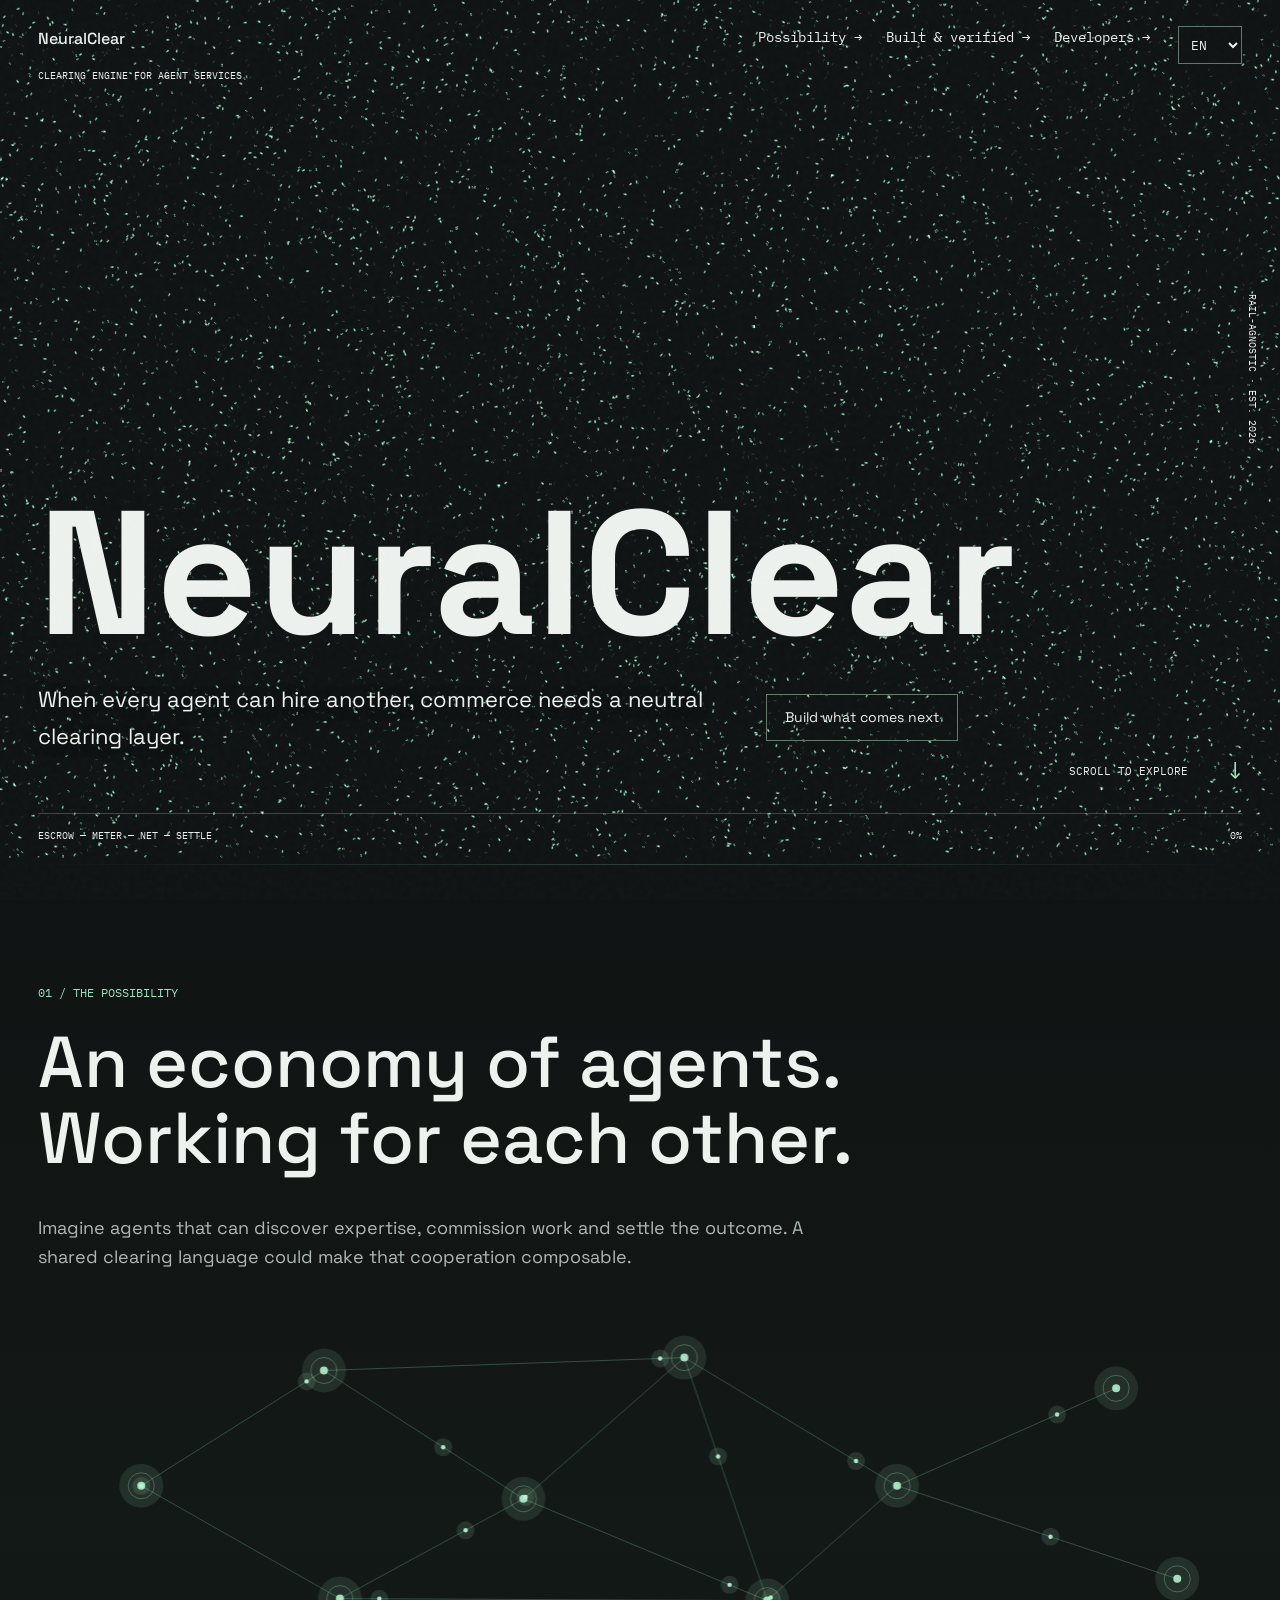
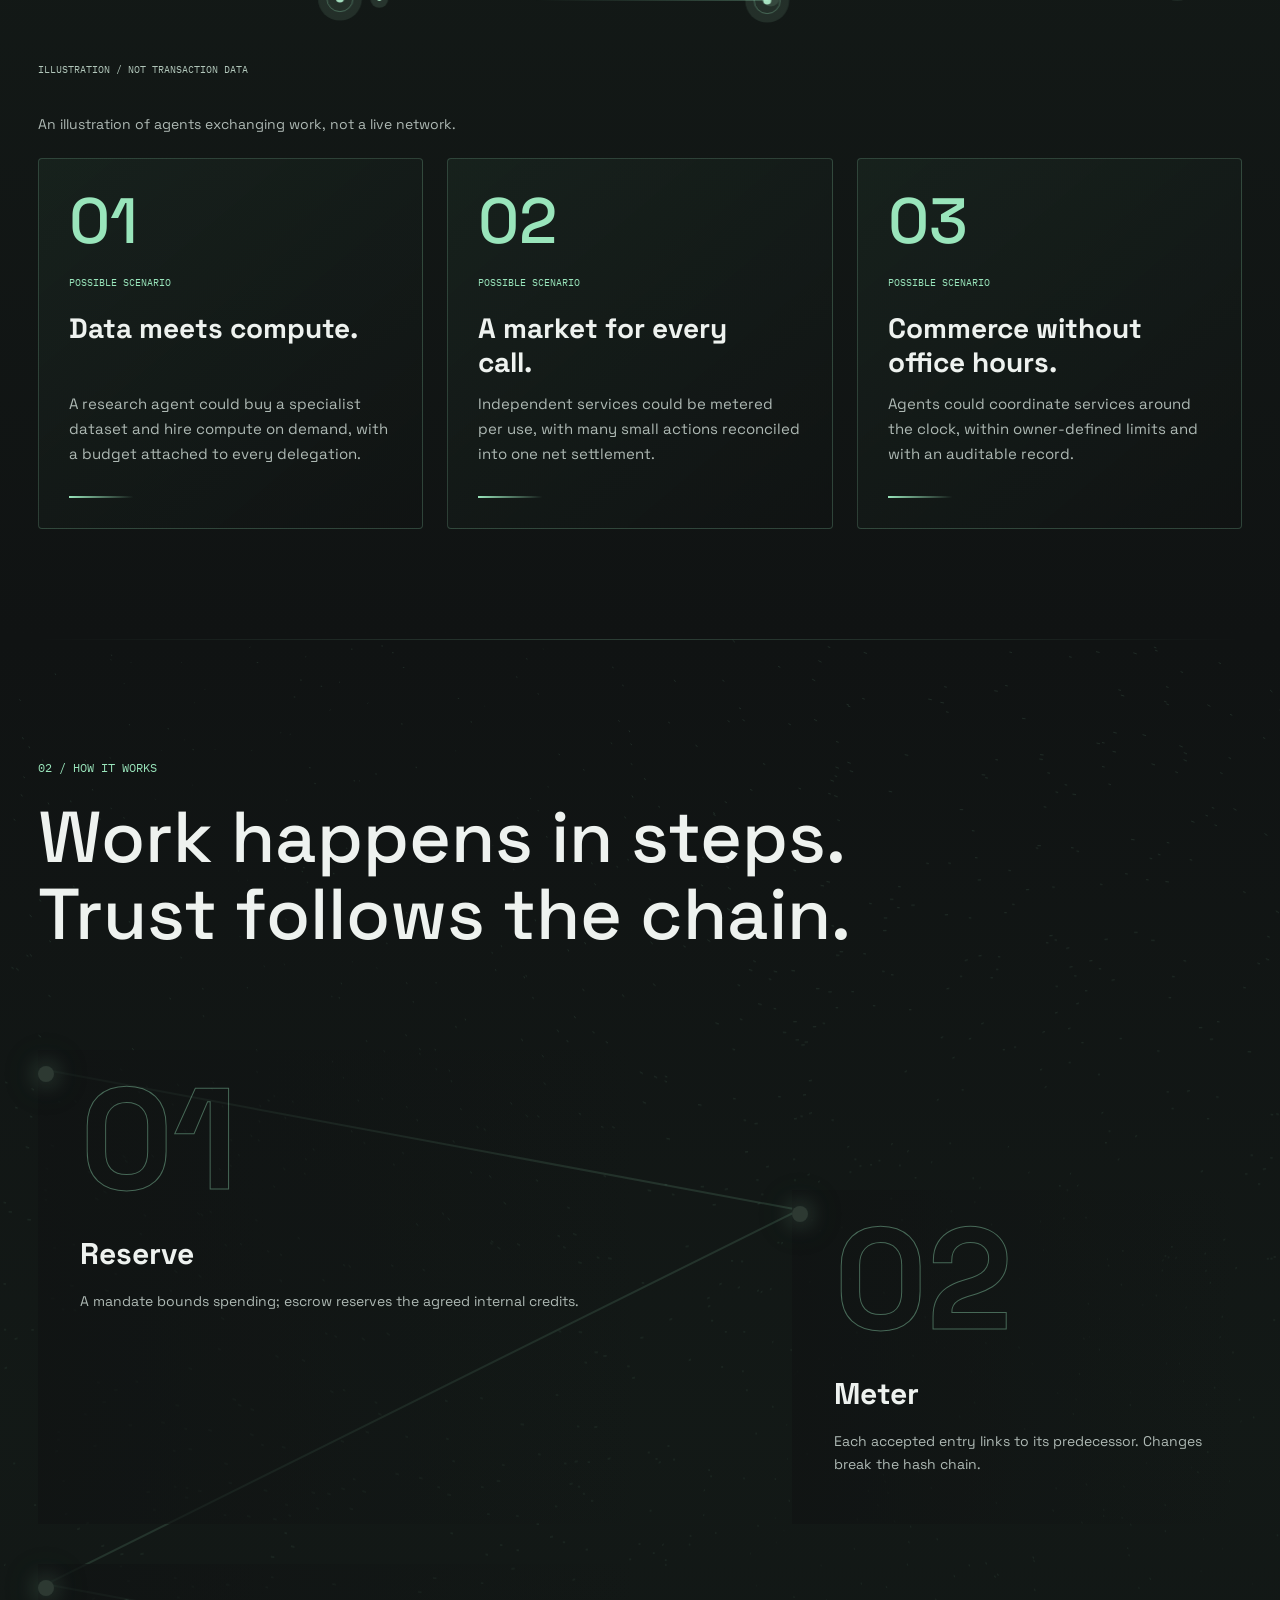
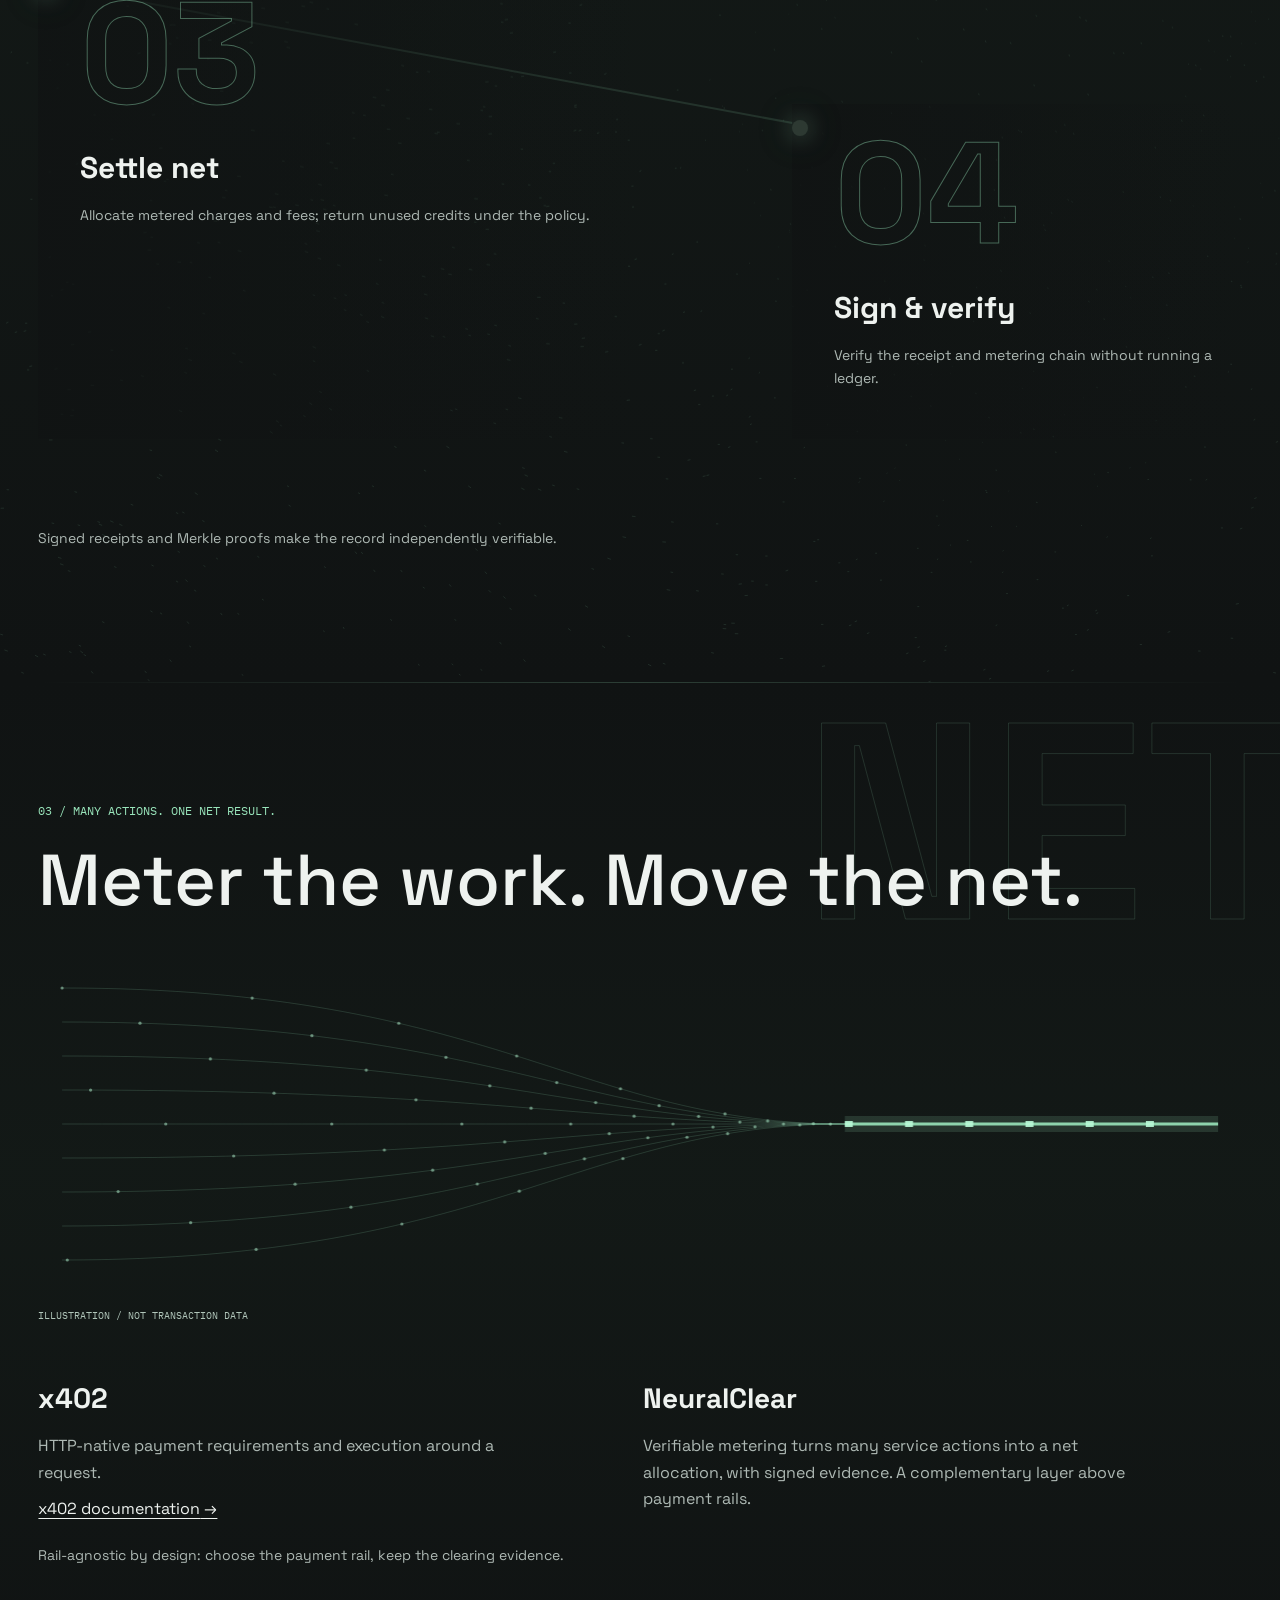
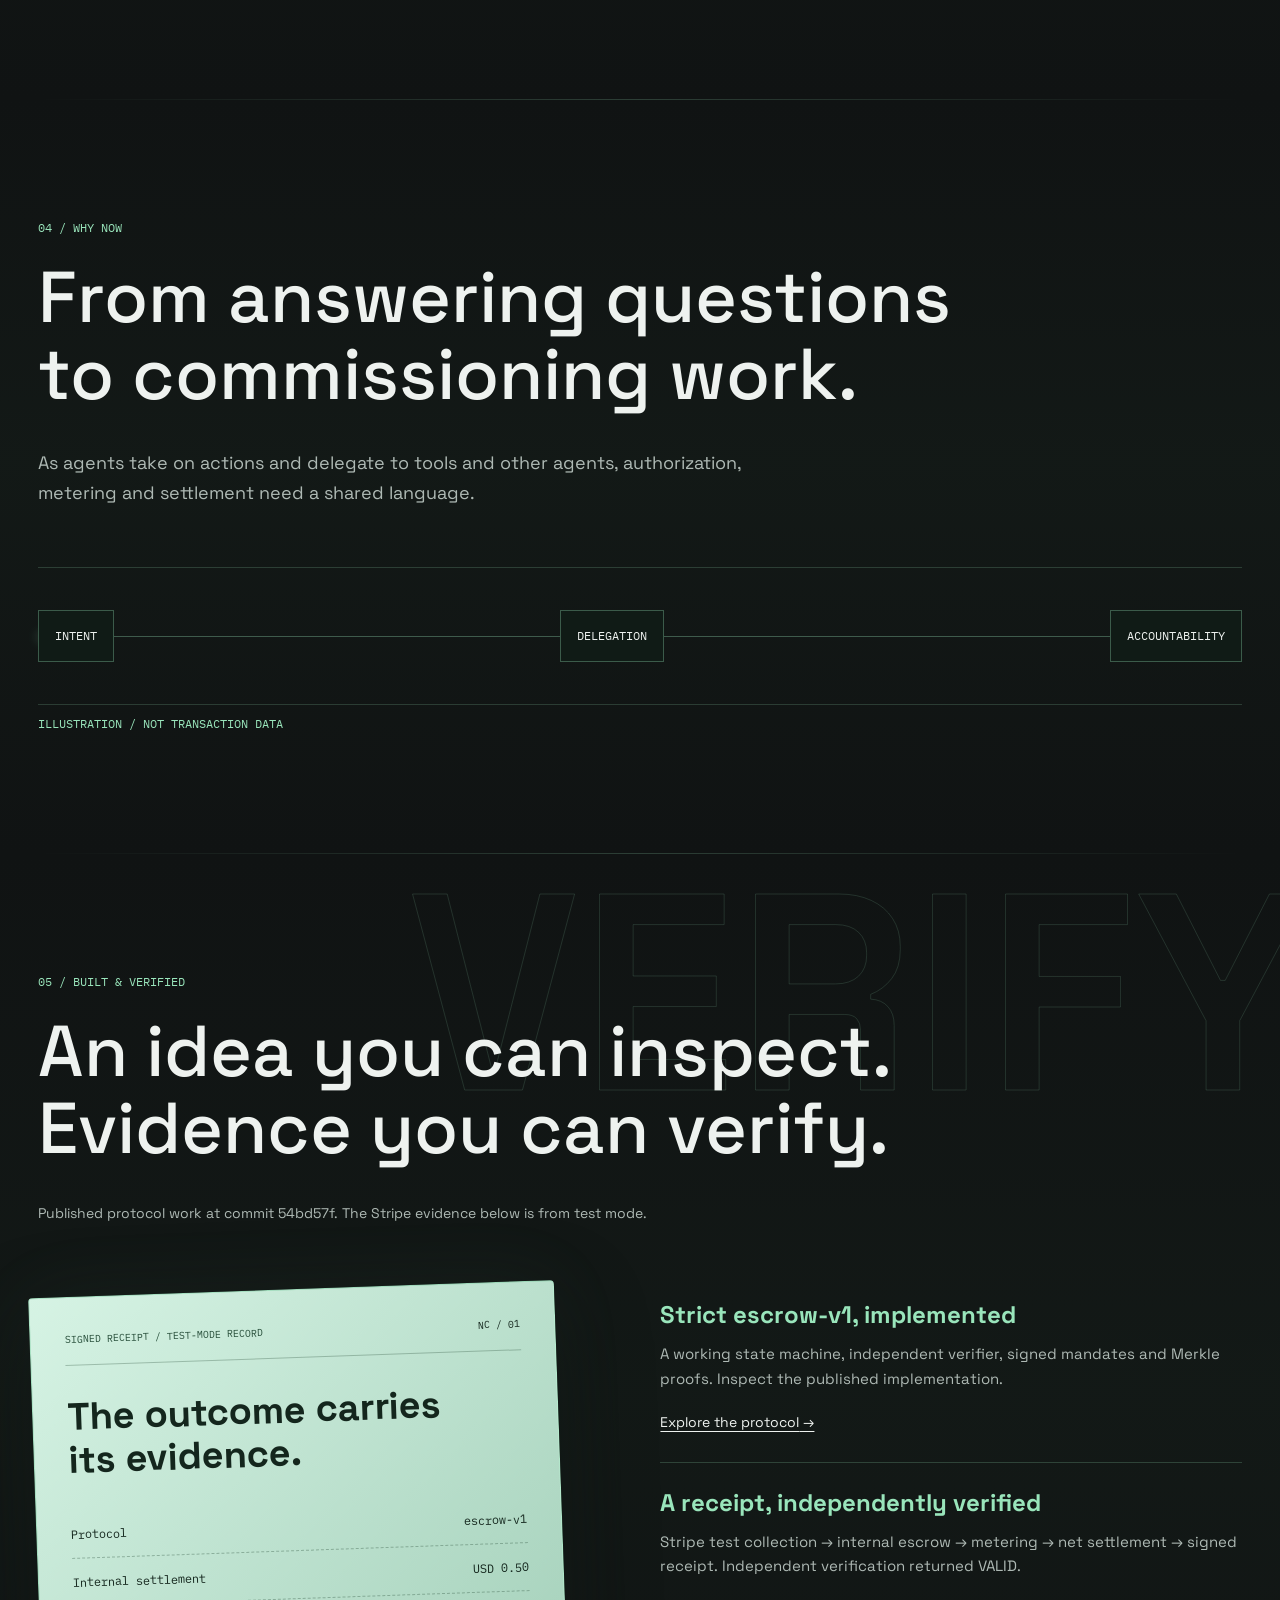
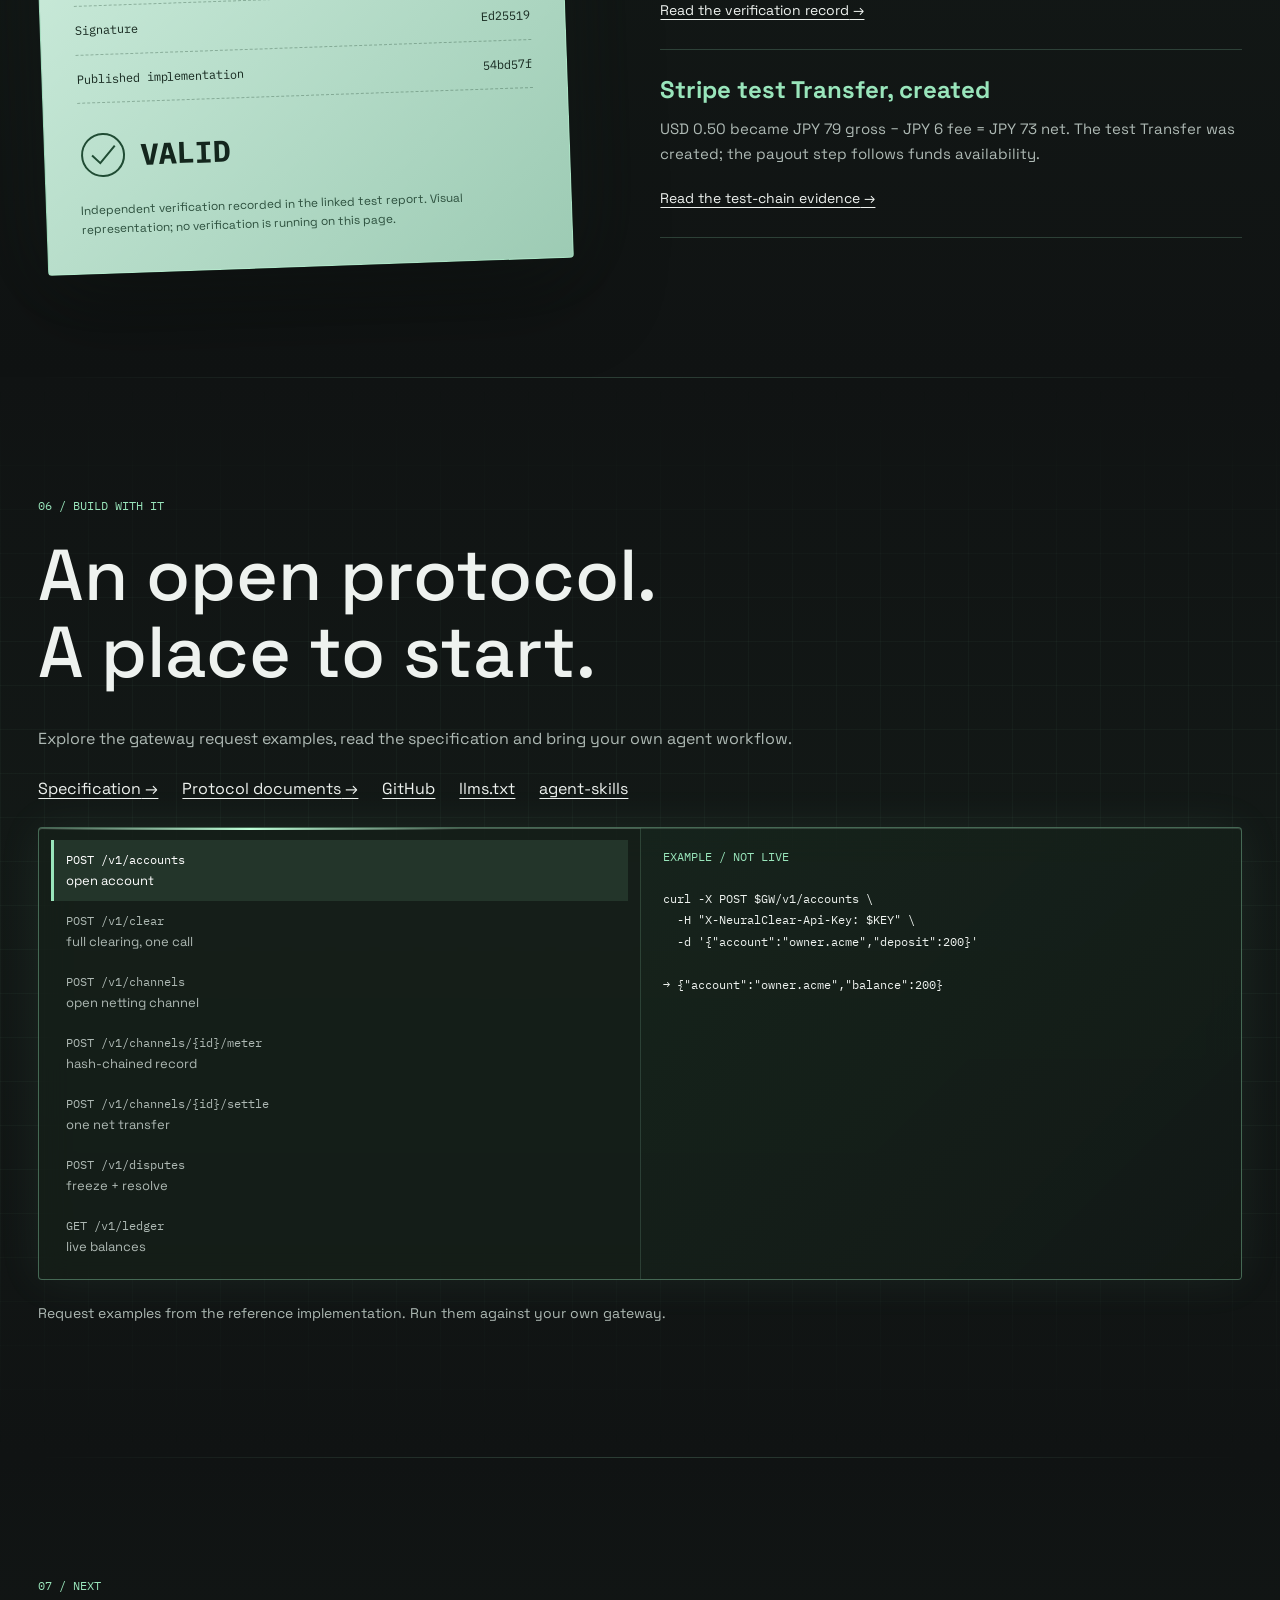
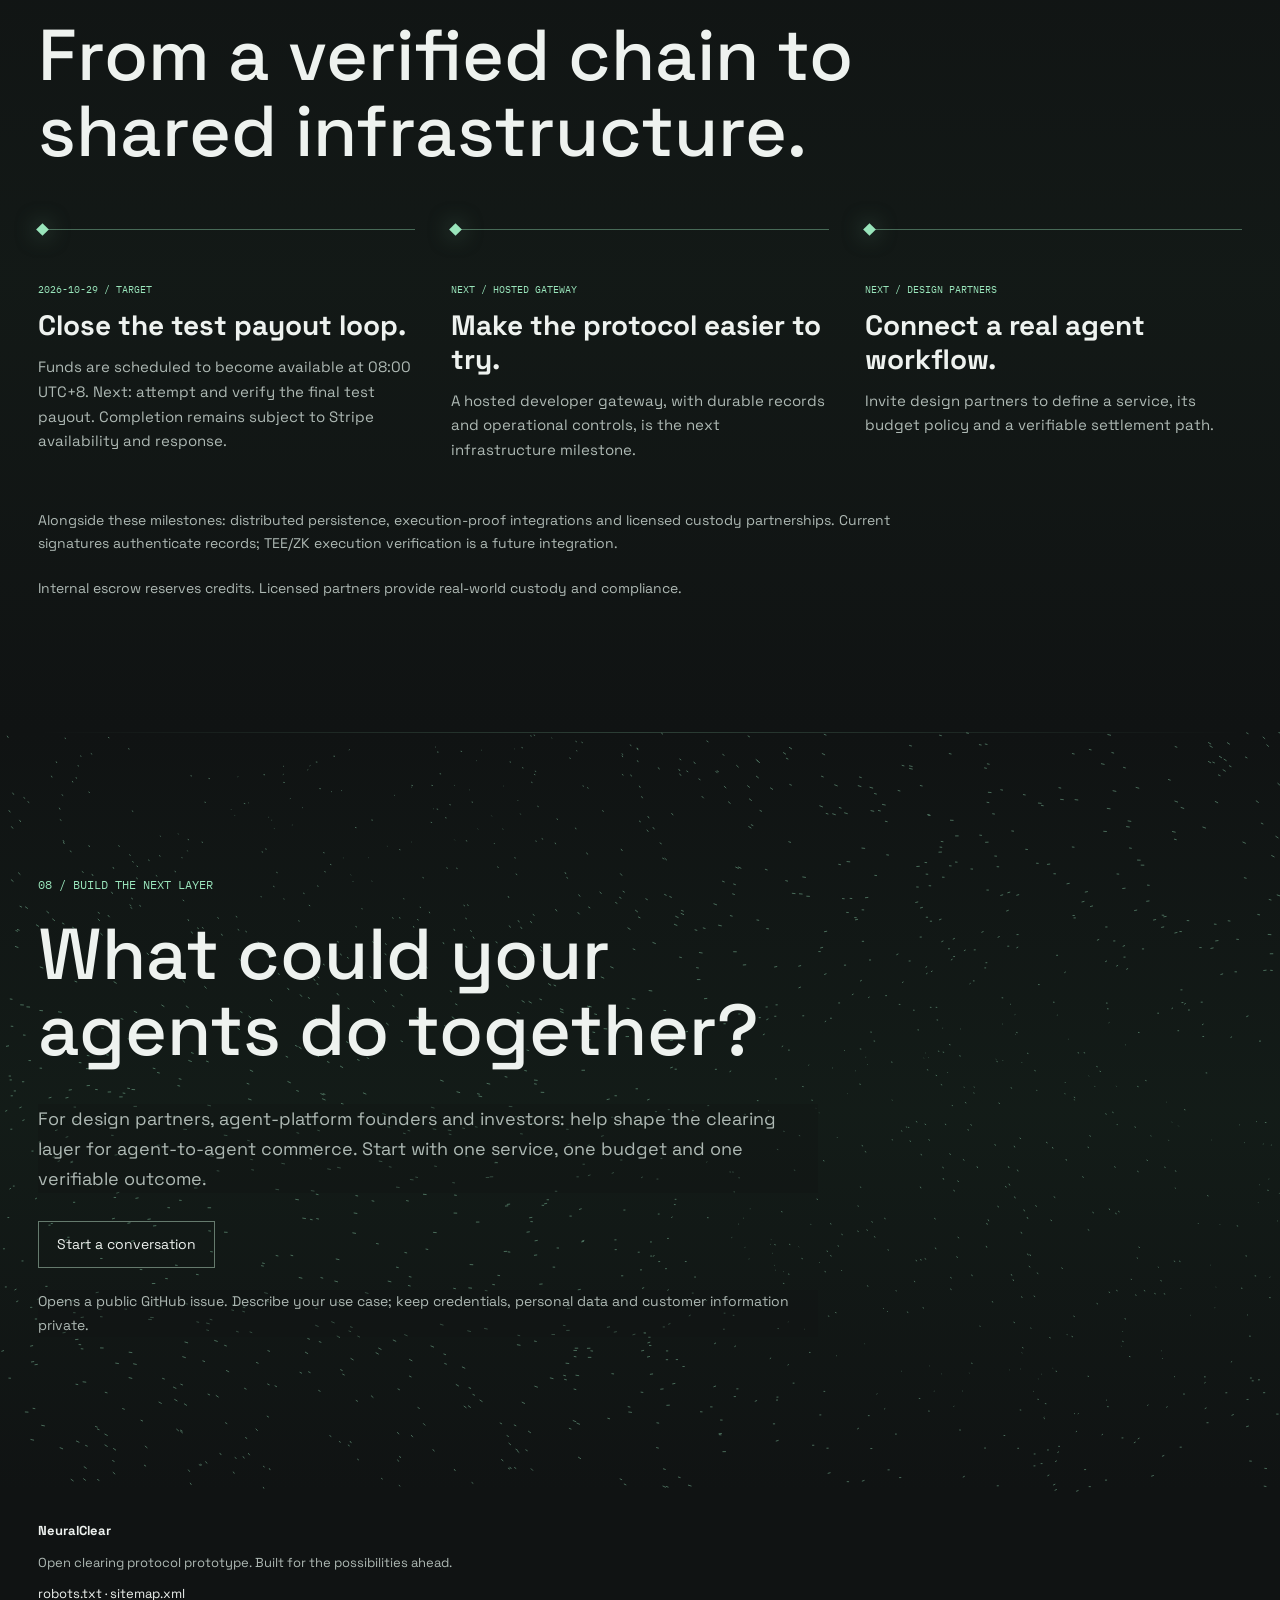
<file: index.html>
<!doctype html>
<html lang="en">
  <head>
    <meta charset="utf-8" />
    <meta name="viewport" content="width=device-width,initial-scale=1" />
    <title>NeuralClear | Agent service clearing</title>
    <meta
      name="description"
      content="Imagine agents working for each other. Explore NeuralClear, an open clearing protocol for verifiable agent-to-agent commerce."
    />
    <link rel="canonical" href="https://www.neuralclear.org/" />
    <link rel="icon" href="./favicon.ico" />
    <link rel="preconnect" href="https://fonts.googleapis.com" />
    <link rel="preconnect" href="https://fonts.gstatic.com" crossorigin />
    <link
      href="https://fonts.googleapis.com/css2?family=Space+Grotesk:wght@400;500;600;700&family=IBM+Plex+Mono:wght@400;500&display=swap"
      rel="stylesheet"
    />
    <link rel="stylesheet" href="./site.css" />
  </head>
  <body>
    <nav>
      <a class="logo" href="#hero"
        ><img src="./favicon-32x32.png" width="24" height="24" alt="" /><b
          >NeuralClear</b
        ><small data-i="engine">CLEARING ENGINE FOR AGENT SERVICES</small></a
      >
      <div class="nl">
        <a href="#possibility"><span data-i="s1">Possibility</span> →</a
        ><a href="#stability"><span data-i="s2">Built &amp; verified</span> →</a
        ><a href="#api"><span data-i="s3">Developers</span> →</a>
      </div>
      <select id="lang" aria-label="Language / 语言">
        <option value="en">EN</option>
        <option value="zh">中文</option>
      </select>
    </nav>
    <main>
      <section id="hero">
        <canvas id="flow-field" aria-hidden="true"></canvas>
        <div class="wrap">
          <h1><span>NeuralClear</span></h1>
          <div class="hero-action">
            <p data-i="s5" class="lead">
              When every agent can hire another, commerce needs a neutral
              clearing layer.
            </p>
            <div class="ctas">
              <a class="btn pri" href="#partners"
                ><span data-i="s7">Build what comes next</span></a
              >
            </div>
          </div>
        </div>
        <span class="edge-meta" data-i="rail">RAIL-AGNOSTIC · EST. 2026</span>
        <div class="hero-foot">
          <span data-i="sequence">ESCROW — METER — NET — SETTLE</span
          ><span id="scroll-progress" aria-hidden="true">0%</span>
        </div>
        <a class="scroll-cue" href="#possibility"
          ><span data-i="scroll">Scroll to explore</span
          ><span aria-hidden="true">↓</span></a
        >
      </section>
      <section class="sec" id="possibility">
        <div class="wrap">
          <p class="mk" data-i="possLabel">01 / THE POSSIBILITY</p>
          <h2 data-i="possTitle">
            An economy of agents. Working for each other.
          </h2>
          <p class="sub" data-i="possIntro">
            Imagine agents that can discover expertise, commission work and
            settle the outcome. A shared clearing language could make that
            cooperation composable.
          </p>
          <figure class="scene-figure network-figure">
            <div class="scene-stage">
              <svg
                class="scene-fallback"
                viewBox="0 0 1000 360"
                aria-hidden="true"
              >
                <g fill="none" stroke="currentColor" stroke-width="1">
                  <path
                    d="M80 180L220 65L390 210L540 60L730 190L910 80M80 180L250 300L390 210L590 305L730 190L930 290M220 65L540 60M250 300L590 305M540 60L590 305M730 190L930 290"
                  />
                </g>
                <g fill="currentColor">
                  <circle cx="80" cy="180" r="5" />
                  <circle cx="220" cy="65" r="5" />
                  <circle cx="390" cy="210" r="5" />
                  <circle cx="540" cy="60" r="5" />
                  <circle cx="730" cy="190" r="5" />
                  <circle cx="910" cy="80" r="5" />
                  <circle cx="250" cy="300" r="5" />
                  <circle cx="590" cy="305" r="5" />
                  <circle cx="930" cy="290" r="5" />
                </g></svg
              ><canvas
                class="section-scene"
                data-scene="network"
                aria-hidden="true"
              ></canvas>
            </div>
            <figcaption class="mk" data-i="illustration">
              ILLUSTRATION / NOT TRANSACTION DATA
            </figcaption>
          </figure>
          <p class="note" data-i="sceneCaption">
            An illustration of agents exchanging work, not a live network.
          </p>
          <div class="possibility-grid">
            <article class="scenario">
              <span class="scenario-number" aria-hidden="true">01</span>
              <p class="mk" data-i="scenarioTag">POSSIBLE SCENARIO</p>
              <h3 data-i="scenario1">Data meets compute.</h3>
              <p data-i="scenario1Body">
                A research agent could buy a specialist dataset and hire compute
                on demand, with a budget attached to every delegation.
              </p>
            </article>
            <article class="scenario">
              <span class="scenario-number" aria-hidden="true">02</span>
              <p class="mk" data-i="scenarioTag">POSSIBLE SCENARIO</p>
              <h3 data-i="scenario2">A market for every call.</h3>
              <p data-i="scenario2Body">
                Independent services could be metered per use, with many small
                actions reconciled into one net settlement.
              </p>
            </article>
            <article class="scenario">
              <span class="scenario-number" aria-hidden="true">03</span>
              <p class="mk" data-i="scenarioTag">POSSIBLE SCENARIO</p>
              <h3 data-i="scenario3">Commerce without office hours.</h3>
              <p data-i="scenario3Body">
                Agents could coordinate services around the clock, within
                owner-defined limits and with an auditable record.
              </p>
            </article>
          </div>
        </div>
      </section>
      <section class="sec" id="loop">
        <figure class="scene-figure chain-figure">
          <div class="scene-stage">
            <svg
              class="scene-fallback"
              viewBox="0 0 1000 360"
              preserveAspectRatio="none"
              aria-hidden="true"
            >
              <g fill="none" stroke="currentColor" stroke-width="1">
                <path d="M-40 0 C250 -70 600 80 1040 0" />
                <path d="M-40 27 C250 -53 600 115 1040 23" />
                <path d="M-40 54 C250 -36 600 150 1040 46" />
                <path d="M-40 81 C250 -19 600 185 1040 69" />
                <path d="M-40 108 C250 -2 600 220 1040 92" />
                <path d="M-40 135 C250 15 600 255 1040 115" />
                <path d="M-40 162 C250 32 600 290 1040 138" />
                <path d="M-40 189 C250 49 600 325 1040 161" />
                <path d="M-40 216 C250 66 600 360 1040 184" />
                <path d="M-40 243 C250 83 600 395 1040 207" />
                <path d="M-40 270 C250 100 600 430 1040 230" />
                <path d="M-40 297 C250 117 600 465 1040 253" />
                <path d="M-40 324 C250 134 600 500 1040 276" />
                <path d="M-40 351 C250 151 600 535 1040 299" />
                <path d="M-40 378 C250 168 600 570 1040 322" />
                <path d="M-40 405 C250 185 600 605 1040 345" />
              </g></svg
            ><canvas
              class="section-scene"
              data-scene="chain"
              aria-hidden="true"
            ></canvas>
          </div>
        </figure>
        <div class="wrap">
          <p data-i="s10" class="mk">02 / HOW IT WORKS</p>
          <h2 data-i="s11">Work happens in steps. Trust follows the chain.</h2>
          <div class="pipe">
            <svg class="flow-chain" aria-hidden="true">
              <path class="chain-base" />
              <path class="chain-lit" />
            </svg>
            <article class="ps">
              <h3 data-i="s12">Reserve</h3>
              <p data-i="s13">
                A mandate bounds spending; escrow reserves the agreed internal
                credits.
              </p>
            </article>
            <article class="ps">
              <h3 data-i="s14">Meter</h3>
              <p data-i="s15">
                Each accepted entry links to its predecessor. Changes break the
                hash chain.
              </p>
            </article>
            <article class="ps">
              <h3 data-i="s16">Settle net</h3>
              <p data-i="s17">
                Allocate metered charges and fees; return unused credits under
                the policy.
              </p>
            </article>
            <article class="ps">
              <h3 data-i="s18">Sign & verify</h3>
              <p data-i="s19">
                Verify the receipt and metering chain without running a ledger.
              </p>
            </article>
          </div>
          <p data-i="s20" class="note">
            Signed receipts and Merkle proofs make the record independently
            verifiable.
          </p>
        </div>
      </section>
      <section class="sec" id="netting">
        <span class="outline-word" aria-hidden="true" data-i="netWord"
          >NET</span
        >
        <div class="wrap">
          <p data-i="s33" class="mk">03 / MANY ACTIONS. ONE NET RESULT.</p>
          <h2 data-i="s34">Meter the work. Move the net.</h2>
          <figure class="scene-figure net-figure">
            <div class="scene-stage">
              <svg
                class="scene-fallback"
                viewBox="0 0 1000 360"
                aria-hidden="true"
              >
                <g fill="none" stroke="currentColor" stroke-width="1">
                  <path d="M30 35 C380 35 480 180 650 180" />
                  <path d="M30 90 C380 90 480 180 650 180" />
                  <path d="M30 145 C380 145 480 180 650 180" />
                  <path d="M30 200 C380 200 480 180 650 180" />
                  <path d="M30 255 C380 255 480 180 650 180" />
                  <path d="M30 310 C380 310 480 180 650 180" />
                  <path stroke-width="4" d="M650 180H970" />
                </g></svg
              ><canvas
                class="section-scene"
                data-scene="net"
                aria-hidden="true"
              ></canvas>
            </div>
            <figcaption class="mk" data-i="illustration">
              ILLUSTRATION / NOT TRANSACTION DATA
            </figcaption>
          </figure>
          <div class="comparison">
            <div>
              <h3>x402</h3>
              <p data-i="s35">
                HTTP-native payment requirements and execution around a request.
              </p>
              <a href="https://www.x402.org/"
                ><span data-i="s36">x402 documentation</span> →</a
              >
            </div>
            <div>
              <h3>NeuralClear</h3>
              <p data-i="s37">
                Verifiable metering turns many service actions into a net
                allocation, with signed evidence. A complementary layer above
                payment rails.
              </p>
            </div>
          </div>
          <p data-i="s38" class="note">
            Rail-agnostic by design: choose the payment rail, keep the clearing
            evidence.
          </p>
        </div>
      </section>
      <section class="sec" id="why">
        <div class="wrap">
          <p class="mk" data-i="whyLabel">04 / WHY NOW</p>
          <h2 data-i="whyTitle">
            From answering questions to commissioning work.
          </h2>
          <p class="sub" data-i="whyBody">
            As agents take on actions and delegate to tools and other agents,
            authorization, metering and settlement need a shared language.
          </p>
          <div class="intent-track" aria-hidden="true">
            <i></i><span data-i="whyA">INTENT</span
            ><span data-i="whyB">DELEGATION</span
            ><span data-i="whyC">ACCOUNTABILITY</span>
          </div>
          <p class="mk" data-i="illustration">
            ILLUSTRATION / NOT TRANSACTION DATA
          </p>
        </div>
      </section>
      <section class="sec" id="stability">
        <span class="outline-word" aria-hidden="true" data-i="verifyWord"
          >VERIFY</span
        >
        <div class="wrap">
          <p data-i="s21" class="mk">05 / BUILT &amp; VERIFIED</p>
          <h2 data-i="s22">
            An idea you can inspect. Evidence you can verify.
          </h2>
          <p data-i="s23" class="note">
            Published protocol work at commit 54bd57f. The Stripe evidence below
            is from test mode.
          </p>
          <div class="proof-layout">
            <figure class="receipt-art">
              <div class="receipt-head">
                <p class="mk" data-i="receiptLabel">
                  SIGNED RECEIPT / TEST-MODE RECORD
                </p>
                <span class="receipt-mark" aria-hidden="true">NC / 01</span>
              </div>
              <h3 data-i="receiptTitle">The outcome carries its evidence.</h3>
              <dl>
                <div>
                  <dt data-i="receiptProtocol">Protocol</dt>
                  <dd>escrow-v1</dd>
                </div>
                <div>
                  <dt data-i="receiptAmount">Internal settlement</dt>
                  <dd>USD 0.50</dd>
                </div>
                <div>
                  <dt data-i="receiptSignature">Signature</dt>
                  <dd>Ed25519</dd>
                </div>
                <div>
                  <dt data-i="receiptCommit">Published implementation</dt>
                  <dd>54bd57f</dd>
                </div>
              </dl>
              <div class="receipt-seal">
                <svg viewBox="0 0 48 48" aria-hidden="true">
                  <circle cx="24" cy="24" r="21" />
                  <path d="m13 24 8 8 15-17" /></svg
                ><strong data-i="receiptCheck">VALID</strong>
              </div>
              <figcaption data-i="receiptCaption">
                Independent verification recorded in the linked test report.
                Visual representation; no verification is running on this page.
              </figcaption>
            </figure>
            <div class="evidence">
              <article>
                <h3 data-i="s24">Strict escrow-v1, implemented</h3>
                <p data-i="s25">
                  A working state machine, independent verifier, signed mandates
                  and Merkle proofs. Inspect the published implementation.
                </p>
                <a
                  href="https://github.com/Zihuatanejo63/neuralclear/blob/54bd57f9db348d3c8b50f4537a1436b96434b460/docs/protocol-gap-audit.md"
                  ><span data-i="s26">Explore the protocol</span> →</a
                >
              </article>
              <article>
                <h3 data-i="s27">A receipt, independently verified</h3>
                <p data-i="s28">
                  Stripe test collection → internal escrow → metering → net
                  settlement → signed receipt. Independent verification returned
                  VALID.
                </p>
                <a
                  href="https://github.com/Zihuatanejo63/neuralclear/blob/54bd57f9db348d3c8b50f4537a1436b96434b460/docs/p0-live-stripe-run-2026-10-22.md"
                  ><span data-i="s29">Read the verification record</span> →</a
                >
              </article>
              <article>
                <h3 data-i="s30">Stripe test Transfer, created</h3>
                <p data-i="s31">
                  USD 0.50 became JPY 79 gross − JPY 6 fee = JPY 73 net. The
                  test Transfer was created; the payout step follows funds
                  availability.
                </p>
                <a
                  href="https://github.com/Zihuatanejo63/neuralclear/blob/54bd57f9db348d3c8b50f4537a1436b96434b460/docs/p0-live-stripe-payout-jp-continuation-2026-10-22.md"
                  ><span data-i="s32">Read the test-chain evidence</span> →</a
                >
              </article>
            </div>
          </div>
        </div>
      </section>
      <section class="sec" id="api">
        <div class="wrap">
          <p data-i="s39" class="mk">06 / BUILD WITH IT</p>
          <h2 data-i="s40">An open protocol. A place to start.</h2>
          <p data-i="s41">
            Explore the gateway request examples, read the specification and
            bring your own agent workflow.
          </p>
          <div class="doclinks">
            <a
              href="https://github.com/Zihuatanejo63/neuralclear/blob/main/SPEC.md"
              ><span data-i="s42">Specification</span> →</a
            ><a
              href="https://github.com/Zihuatanejo63/neuralclear/tree/main/docs"
              ><span data-i="s43">Protocol documents</span> →</a
            ><a href="https://github.com/Zihuatanejo63/neuralclear">GitHub</a
            ><a href="./llms.txt">llms.txt</a
            ><a href="./.well-known/agent-skills">agent-skills</a>
          </div>
          <div class="api">
            <div class="eps" id="eplist">
              <details>
                <summary>POST /v1/accounts</summary>
                <pre class="eout">
curl -X POST $GW/v1/accounts \
  -H "X-NeuralClear-Api-Key: $KEY" \
  -d '{"account":"owner.acme","deposit":200}'

→ {"account":"owner.acme","balance":200}</pre
                >
              </details>
              <details>
                <summary>POST /v1/clear</summary>
                <pre class="eout">
curl -X POST $GW/v1/clear -d '{
  "buyer_owner": "owner.acme",
  "provider_url": "http://provider:8001",
  "capability": "echo.text",
  "payload": {"msg": "hi"}
}'

# gateway: quote → escrow hold → remote HTTP
# execution → proof → release → signed receipt
→ {"receipt_id":"rcpt_tx_…","amount":10,"fee":1}</pre
                >
              </details>
              <details>
                <summary>POST /v1/channels</summary>
                <pre class="eout">
curl -X POST $GW/v1/channels -d '{
  "buyer":"owner.acme",
  "provider":"agent.embedder",
  "deposit":120}'

→ {"channel_id":"chan_8f58…","spendable":117}</pre
                >
              </details>
              <details>
                <summary>POST /v1/channels/{id}/meter</summary>
                <pre class="eout">
curl -X POST $GW/v1/channels/chan_8f58…/meter -d '{
  "capability":"embed.text",
  "amount":1,
  "payload_hash":"sha256:9f2c…"}'

→ {"sequence":42,
   "prev_hash":"d31b…",
   "record_hash":"77af…"}</pre
                >
              </details>
              <details>
                <summary>POST /v1/channels/{id}/settle</summary>
                <pre class="eout">
curl -X POST $GW/v1/channels/chan_8f58…/settle

→ {"tasks_metered":100,
   "net_to_provider":100,
   "refunded_to_buyer":17,
   "protocol_fee":3,
   "chain_head":"a90c…",
   "signature":"hmac-sha256:…"}</pre
                >
              </details>
              <details>
                <summary>POST /v1/disputes</summary>
                <pre class="eout">
curl -X POST $GW/v1/disputes -d '{
  "transaction_id":"tx_d4f0…",
  "raised_by":"owner.acme",
  "reason":"report never delivered"}'

# resolutions: refund | slash | split | settle
# refund moves money BACK — tested, not implied</pre
                >
              </details>
              <details>
                <summary>GET /v1/ledger</summary>
                <pre class="eout">
curl $GW/v1/ledger

→ {"balances":{"owner.acme":356,
     "agent.research_pro":40,
     "agent.embedder":100},
   "fee_pool":4,
   "escrow_total":0,
   "total_supply":500}</pre
                >
              </details>
            </div>
            <div class="output">
              <p class="mk example-label" data-i="example">
                EXAMPLE / NOT LIVE
              </p>
              <pre class="eout" id="epcode" tabindex="0">
curl -X POST $GW/v1/accounts \
  -H "X-NeuralClear-Api-Key: $KEY" \
  -d '{"account":"owner.acme","deposit":200}'

→ {"account":"owner.acme","balance":200}</pre
              >
            </div>
          </div>
          <p data-i="s44" class="note">
            Request examples from the reference implementation. Run them against
            your own gateway.
          </p>
        </div>
      </section>
      <section class="sec" id="next">
        <div class="wrap">
          <p class="mk" data-i="nextLabel">07 / NEXT</p>
          <h2 data-i="nextTitle">
            From a verified chain to shared infrastructure.
          </h2>
          <ol class="roadmap">
            <li>
              <p class="mk" data-i="nextDate">2026-10-29 / TARGET</p>
              <h3 data-i="next1">Close the test payout loop.</h3>
              <p data-i="next1Body">
                Funds are scheduled to become available at 08:00 UTC+8. Next:
                attempt and verify the final test payout. Completion remains
                subject to Stripe availability and response.
              </p>
            </li>
            <li>
              <p class="mk" data-i="next2Tag">NEXT / HOSTED GATEWAY</p>
              <h3 data-i="next2">Make the protocol easier to try.</h3>
              <p data-i="next2Body">
                A hosted developer gateway, with durable records and operational
                controls, is the next infrastructure milestone.
              </p>
            </li>
            <li>
              <p class="mk" data-i="next3Tag">NEXT / DESIGN PARTNERS</p>
              <h3 data-i="next3">Connect a real agent workflow.</h3>
              <p data-i="next3Body">
                Invite design partners to define a service, its budget policy
                and a verifiable settlement path.
              </p>
            </li>
          </ol>
          <p class="note" data-i="nextBoundary">
            Alongside these milestones: distributed persistence, execution-proof
            integrations and licensed custody partnerships. Current signatures
            authenticate records; TEE/ZK execution verification is a future
            integration.
          </p>
          <p class="note" data-i="s9">
            Internal escrow reserves credits. Licensed partners provide
            real-world custody and compliance.
          </p>
        </div>
      </section>
      <section class="sec" id="partners">
        <figure class="scene-figure close-figure">
          <div class="scene-stage">
            <svg
              class="scene-fallback"
              viewBox="0 0 1000 360"
              preserveAspectRatio="none"
              aria-hidden="true"
            >
              <g fill="none" stroke="currentColor" stroke-width="1">
                <path d="M-40 0 C250 -70 600 80 1040 0" />
                <path d="M-40 27 C250 -53 600 115 1040 23" />
                <path d="M-40 54 C250 -36 600 150 1040 46" />
                <path d="M-40 81 C250 -19 600 185 1040 69" />
                <path d="M-40 108 C250 -2 600 220 1040 92" />
                <path d="M-40 135 C250 15 600 255 1040 115" />
                <path d="M-40 162 C250 32 600 290 1040 138" />
                <path d="M-40 189 C250 49 600 325 1040 161" />
                <path d="M-40 216 C250 66 600 360 1040 184" />
                <path d="M-40 243 C250 83 600 395 1040 207" />
                <path d="M-40 270 C250 100 600 430 1040 230" />
                <path d="M-40 297 C250 117 600 465 1040 253" />
                <path d="M-40 324 C250 134 600 500 1040 276" />
                <path d="M-40 351 C250 151 600 535 1040 299" />
                <path d="M-40 378 C250 168 600 570 1040 322" />
                <path d="M-40 405 C250 185 600 605 1040 345" />
              </g></svg
            ><canvas
              class="section-scene"
              data-scene="close"
              aria-hidden="true"
            ></canvas>
          </div>
        </figure>
        <div class="wrap">
          <p data-i="s45" class="mk">08 / BUILD THE NEXT LAYER</p>
          <h2 data-i="s46">What could your agents do together?</h2>
          <p data-i="s47" class="sub">
            For design partners, agent-platform founders and investors: help
            shape the clearing layer for agent-to-agent commerce. Start with one
            service, one budget and one verifiable outcome.
          </p>
          <a
            class="btn pri"
            href="https://github.com/Zihuatanejo63/neuralclear/issues/new?title=Design%20partner%20inquiry"
            ><span data-i="s48">Start a conversation</span></a
          >
          <p data-i="s49" class="note">
            Opens a public GitHub issue. Describe your use case; keep
            credentials, personal data and customer information private.
          </p>
        </div>
      </section>
    </main>
    <footer class="wrap">
      <b>NeuralClear</b>
      <p data-i="s50">
        Open clearing protocol prototype. Built for the possibilities ahead.
      </p>
      <a href="./robots.txt">robots.txt</a> ·
      <a href="./sitemap.xml">sitemap.xml</a>
    </footer>
    <script src="./site.js" defer></script>
  </body>
</html>
</file>
<file: site.css>
:root {
  --bg: #101313;
  --txt: #eef2ef;
  --mut: #aeb9b4;
  --line: #323b37;
  --cy: #99e5bb;
}
* {
  box-sizing: border-box;
  letter-spacing: 0;
}
body {
  margin: 0;
  background: var(--bg);
  color: var(--txt);
  font:
    16px/1.65 "Space Grotesk",
    "PingFang SC",
    "Microsoft YaHei",
    sans-serif;
}
a {
  color: inherit;
  text-underline-offset: 4px;
}
a:hover {
  color: var(--cy);
}
a:focus-visible,
button:focus-visible,
select:focus-visible {
  outline: 2px solid var(--cy);
  outline-offset: 4px;
}
.wrap {
  max-width: 1120px;
  margin: auto;
  padding: 0 28px;
}
nav {
  position: sticky;
  top: 0;
  z-index: 10;
  display: flex;
  align-items: center;
  gap: 28px;
  padding: 16px 28px;
  border-bottom: 1px solid var(--line);
  background: #101313f5;
}
.logo {
  display: flex;
  align-items: center;
  gap: 10px;
  text-decoration: none;
}
.nl {
  display: flex;
  gap: 24px;
  margin-left: auto;
}
.nl a {
  font-size: 14px;
  text-decoration: none;
}
select {
  background: #1d2521;
  color: var(--txt);
  padding: 8px;
  border: 1px solid #64766c;
}
#hero {
  padding: 64px 0 42px;
  border-bottom: 1px solid var(--line);
}
h1 {
  font-size: 64px;
  line-height: 1.1;
  margin: 20px 0;
}
h2 {
  text-wrap: balance;
  font-size: 30px;
  line-height: 1.3;
  max-width: 780px;
  margin: 10px 0 24px;
}
h3 {
  font-size: 19px;
  margin: 12px 0;
}
p {
  margin: 10px 0;
  color: var(--mut);
}
.mk {
  font:
    12px/1.5 "IBM Plex Mono",
    ui-monospace,
    monospace;
  color: var(--cy);
}
.lead {
  font-size: 28px;
  color: var(--txt);
  max-width: 800px;
}
.sub {
  max-width: 780px;
  font-size: 18px;
}
.ctas {
  display: flex;
  gap: 14px;
  flex-wrap: wrap;
  margin: 26px 0;
}
.btn {
  display: inline-block;
  padding: 11px 18px;
  border: 1px solid #63736b;
  text-decoration: none;
  font-size: 14px;
}
.pri {
  background: var(--cy);
  border-color: var(--cy);
  color: #102219;
}
.pri:hover {
  background: #bef3d4;
  color: #102219;
}
.sec {
  padding: 52px 0;
  border-bottom: 1px solid var(--line);
  scroll-margin-top: 80px;
}
.pipe {
  display: grid;
  grid-template-columns: repeat(4, minmax(0, 1fr));
  gap: 28px;
  counter-reset: steps;
}
.ps {
  border-top: 2px solid #677d70;
  padding-top: 18px;
}
.ps:before {
  counter-increment: steps;
  content: "0" counter(steps);
  font: 13px monospace;
  color: var(--cy);
}
.ps p {
  font-size: 14px;
}
.note {
  font-size: 14px;
  margin: 22px 0;
  max-width: 900px;
}
.evidence article {
  display: grid;
  grid-template-columns: 240px 1fr;
  column-gap: 32px;
  padding: 26px 0;
  border-top: 1px solid var(--line);
}
.evidence h3 {
  grid-row: 1/3;
  font-size: 17px;
  color: var(--cy);
}
.evidence article:last-child h3 {
  color: var(--cy);
}
.evidence p,
.evidence a {
  grid-column: 2;
}
.evidence a {
  font-size: 14px;
  margin-top: 10px;
}
.comparison {
  display: grid;
  grid-template-columns: 1fr 1fr;
  gap: 48px;
}
.doclinks {
  display: flex;
  gap: 24px;
  flex-wrap: wrap;
  margin: 24px 0;
}
.api {
  display: grid;
  grid-template-columns: minmax(0, 1fr) minmax(0, 1fr);
  border: 1px solid var(--line);
}
.eps {
  padding: 12px;
}
.ep {
  display: block;
  width: 100%;
  padding: 12px;
  text-align: left;
  background: transparent;
  border: 0;
  border-left: 3px solid transparent;
  color: var(--mut);
  cursor: pointer;
  font: 12px monospace;
  overflow-wrap: anywhere;
}
.ep.act {
  border-color: var(--cy);
  background: #23352a;
  color: #fff;
}
.ep small {
  display: block;
  font:
    13px "Space Grotesk",
    sans-serif;
  margin-top: 5px;
}
.eout {
  margin: 0;
  padding: 22px;
  background: #080b09;
  font: 12px/1.8 monospace;
  overflow: auto;
  min-height: 310px;
  white-space: pre-wrap;
  overflow-wrap: anywhere;
}
footer.wrap {
  padding-top: 28px;
  padding-bottom: 28px;
  font-size: 13px;
}
#partners .btn {
  margin-top: 18px;
}
/* The document remains visible until enhancement succeeds. */
html {
  scroll-behavior: smooth;
}
body {
  overflow-x: clip;
}
body::after {
  content: "";
  position: fixed;
  inset: 0;
  pointer-events: none;
  z-index: 20;
  opacity: 0.025;
  background-image: url("data:image/svg+xml,%3Csvg viewBox='0 0 180 180' xmlns='http://www.w3.org/2000/svg'%3E%3Cfilter id='n'%3E%3CfeTurbulence type='fractalNoise' baseFrequency='.84' numOctaves='3' stitchTiles='stitch'/%3E%3C/filter%3E%3Cpath fill='%23fff' filter='url(%23n)' d='M0 0h180v180H0z'/%3E%3C/svg%3E");
}
nav {
  position: absolute;
  width: 100%;
  background: transparent;
  border: 0;
  padding: 24px 36px;
}
.logo img {
  display: none;
}
.logo b {
  font-weight: 500;
}
.nl a,
select,
.ep,
.eout,
.scroll-cue {
  font-family: "IBM Plex Mono", monospace;
}
select {
  background: var(--bg);
}
#hero {
  position: relative;
  isolation: isolate;
  min-height: 680px;
  height: 94svh;
  padding: 0;
  display: flex;
  align-items: flex-start;
}
#flow-field {
  position: absolute;
  inset: 0;
  width: 100%;
  height: 100%;
  z-index: -1;
  pointer-events: none;
  opacity: 0.8;
}
#hero .wrap {
  width: 100%;
  max-width: 1440px;
  padding: 140px 64px 100px;
}
h1 {
  font-size: 104px;
  font-weight: 500;
  line-height: 1;
  margin: 0 0 22px;
}
#hero .lead {
  font-size: 24px;
  max-width: 560px;
  color: var(--txt);
  text-shadow: 0 2px 10px var(--bg);
}
#hero .ctas {
  margin: 26px 0 0;
}
.btn {
  transition:
    box-shadow 0.3s,
    background 0.3s,
    color 0.3s;
}
.pri {
  background: transparent;
  color: var(--txt);
  border-color: #657a6d;
}
.pri:hover,
.pri:focus-visible {
  background: var(--cy);
  color: var(--bg);
  box-shadow: 0 0 30px #99e5bb22;
}
.scroll-cue {
  position: absolute;
  bottom: 28px;
  left: 64px;
  display: flex;
  align-items: center;
  gap: 40px;
  text-decoration: none;
  font-size: 11px;
  text-transform: uppercase;
}
.scroll-cue span:last-child {
  color: var(--cy);
  font-size: 24px;
}
.wrap {
  max-width: 1280px;
  padding-left: 48px;
  padding-right: 48px;
}
.sec {
  position: relative;
  isolation: isolate;
  padding: 100px 0;
}
.outline-word {
  position: absolute;
  right: 4%;
  top: 10px;
  z-index: -1;
  font-size: 140px;
  line-height: 1;
  font-weight: 600;
  color: transparent;
  -webkit-text-stroke: 1px #99e5bb16;
  pointer-events: none;
  user-select: none;
}
h2 {
  font-size: 42px;
  font-weight: 500;
  max-width: 880px;
  margin: 22px 0 36px;
}
.mk {
  text-transform: uppercase;
}
#loop .sub {
  max-width: 760px;
}
#loop .note + .mk {
  margin-top: 64px;
}
.pipe {
  gap: 0;
  margin: 48px 0;
}
.ps {
  position: relative;
  padding: 30px 28px 0 0;
  border-top: 1px solid var(--line);
}
.ps::after {
  content: "";
  position: absolute;
  top: -1px;
  left: 0;
  width: 100%;
  height: 1px;
  background: var(--cy);
  transform-origin: left;
  transform: scaleX(0);
  transition: transform 0.75s cubic-bezier(0.16, 1, 0.3, 1);
  box-shadow: 0 0 12px #99e5bb66;
}
.ps.active::after {
  transform: scaleX(1);
}
.ps h3,
.ps p {
  transition:
    transform 0.65s,
    opacity 0.65s;
}
.chain-ready .ps:not(.active) h3,
.chain-ready .ps:not(.active) p {
  opacity: 0.65;
  transform: translateY(8px);
}
.ps.active h3 {
  color: var(--cy);
}
.evidence article {
  position: relative;
  transition: border-color 0.35s;
}
.evidence article::after {
  content: "";
  position: absolute;
  top: -1px;
  left: 0;
  height: 1px;
  width: 100%;
  background: var(--cy);
  transform: scaleX(0);
  transform-origin: left;
  transition: transform 0.65s;
}
.evidence article:hover::after,
.evidence article:focus-within::after {
  transform: scaleX(1);
}
.reveal {
  transition:
    transform 0.8s cubic-bezier(0.16, 1, 0.3, 1),
    opacity 0.8s,
    filter 0.8s;
}
.reveal.pending {
  opacity: 0.2;
  transform: translateY(24px);
  filter: blur(2px);
}
.reveal:focus-within {
  opacity: 1;
  transform: none;
  filter: none;
}
.output {
  min-width: 0;
  background: #080b09;
}
.example-label {
  padding: 20px 22px 0;
  margin: 0;
}
.eout {
  min-height: 330px;
}
@media (max-width: 1100px) {
  h1 {
    font-size: 80px;
  }
}
@media (max-width: 768px) {
  #hero {
    height: 94svh;
    min-height: 620px;
  }
  #hero .wrap {
    padding: 132px 24px 100px;
  }
  h1 {
    font-size: 51.2px;
  }
  #hero .lead {
    font-size: 21px;
    max-width: 320px;
  }
  .scroll-cue {
    left: 24px;
  }
  .sec {
    padding: 64px 0;
  }
  .outline-word {
    display: none;
  }
  h2 {
    font-size: 30px;
  }
  .pipe {
    grid-template-columns: 1fr;
  }
  .ps {
    padding: 22px 0 28px 28px;
    border-top: 0;
    border-left: 1px solid var(--line);
  }
  .ps::after {
    top: 0;
    left: -1px;
    width: 1px;
    height: 100%;
    transform: scaleY(0);
    transform-origin: top;
  }
  .ps.active::after {
    transform: scaleY(1);
  }
}
@media (prefers-reduced-motion: reduce) {
  html {
    scroll-behavior: auto;
  }
  *,
  *::before,
  *::after {
    transition: none !important;
    animation: none !important;
  }
  .reveal.pending,
  .chain-ready .ps:not(.active) h3,
  .chain-ready .ps:not(.active) p {
    opacity: 1;
    transform: none;
    filter: none;
  }
  .ps::after {
    transform: none;
  }
}
@media (max-width: 700px) {
  nav {
    padding: 12px 18px;
    gap: 12px;
  }
  .nl {
    display: none;
  }
  select {
    margin-left: auto;
  }
  .wrap {
    padding: 0 20px;
  }
  #hero {
    padding-top: 38px;
  }
  h1 {
    font-size: 51.2px;
  }
  .lead {
    font-size: 23px;
  }
  h2 {
    font-size: 25px;
  }
  .pipe {
    grid-template-columns: 1fr;
    gap: 24px;
  }
  .evidence article,
  .comparison,
  .api {
    display: block;
  }
  .comparison > div + div {
    margin-top: 28px;
  }
  .sec {
    padding: 40px 0;
  }
  .btn {
    max-width: 100%;
    overflow-wrap: anywhere;
  }
}
@media (max-width: 360px) {
  h1 {
    font-size: 44px;
  }
}
summary {
  cursor: pointer;
  font:
    12px/1.7 "IBM Plex Mono",
    monospace;
  padding: 14px 8px;
  overflow-wrap: anywhere;
}

/* Full-viewport scene, with fixed type scales at explicit breakpoints. */
.wrap {
  width: 94%;
  max-width: 1560px;
  padding: 0;
}
nav {
  padding: 26px 3%;
  align-items: flex-start;
}
.logo {
  position: relative;
  flex-wrap: wrap;
  max-width: 360px;
}
.logo small {
  display: block;
  flex-basis: 100%;
  font:
    10px/1.5 "IBM Plex Mono",
    monospace;
  margin-top: 6px;
}
#hero {
  height: 96svh;
  min-height: 720px;
  padding: 0;
  align-items: flex-end;
}
#flow-field {
  opacity: 1;
}
#hero .wrap {
  width: 94%;
  max-width: 1560px;
  padding: 0 0 110px;
  margin: 0 auto;
  position: relative;
}
#hero h1 {
  font-size: 176px;
  font-weight: 700;
  line-height: 0.95;
  margin: 0 0 24px;
  overflow: hidden;
  letter-spacing: 0;
}
#hero h1 span {
  display: block;
  animation: title-in 1.1s cubic-bezier(0.16, 1, 0.3, 1) both;
}
@keyframes title-in {
  from {
    transform: translateY(110%);
    clip-path: inset(100% 0 0);
  }
  to {
    transform: none;
    clip-path: inset(0);
  }
}
.hero-action {
  display: flex;
  align-items: center;
  gap: 48px;
}
#hero .lead {
  font-size: 22px;
  max-width: 530px;
  margin: 0;
  text-shadow: 0 2px 12px #101313;
}
#hero .ctas {
  margin: 0;
}
.hero-foot {
  position: absolute;
  left: 3%;
  right: 3%;
  bottom: 20px;
  display: flex;
  justify-content: space-between;
  border-top: 1px solid #99e5bb45;
  padding-top: 14px;
  font:
    10px/1.6 "IBM Plex Mono",
    monospace;
}
.edge-meta {
  position: absolute;
  right: 20px;
  top: 34%;
  writing-mode: vertical-rl;
  font:
    10px/1.6 "IBM Plex Mono",
    monospace;
}
.scroll-cue {
  left: auto;
  right: 3%;
  bottom: 73px;
}
.sec {
  padding: 110px 0;
  overflow: hidden;
}
h2 {
  font-size: 72px;
  line-height: 1.06;
  max-width: 1080px;
}
.outline-word {
  font-size: 280px;
  top: 0;
  right: -30px;
  -webkit-text-stroke: 1px rgba(153, 229, 187, 0.14);
  opacity: 1;
}
.pipe {
  position: relative;
  display: grid;
  grid-template-columns: 1.15fr 0.85fr;
  gap: 40px 12%;
  padding: 50px 0 40px;
}
.ps {
  position: relative;
  border: 0;
  padding: 25px 24px 38px 42px;
  min-height: 260px;
}
.ps:nth-of-type(even) {
  margin-top: 140px;
}
.ps::before {
  font:
    700 144px/0.9 "Space Grotesk",
    sans-serif;
  color: transparent;
  -webkit-text-stroke: 1px #99e5bb66;
  display: block;
  margin-bottom: 24px;
}
.ps::after {
  top: 16px;
  left: 0;
  width: 16px;
  height: 16px;
  border-radius: 50%;
  transform: none;
  background: #2d3932;
  box-shadow: none;
}
.ps.active::after {
  background: #99e5bb;
  box-shadow: 0 0 22px #99e5bb;
  transform: none;
}
.ps h3 {
  font-size: 30px;
}
.ps.active h3 {
  color: #99e5bb;
}
.flow-chain {
  position: absolute;
  inset: 0;
  width: 100%;
  height: 100%;
  pointer-events: none;
  overflow: visible;
}
.flow-chain path {
  fill: none;
  stroke-width: 2;
}
.chain-base {
  stroke: #99e5bb22;
}
.chain-lit {
  stroke: #99e5bb;
  filter: drop-shadow(0 0 5px #99e5bb);
}
.reveal {
  transition:
    opacity 0.9s cubic-bezier(0.16, 1, 0.3, 1),
    transform 0.9s cubic-bezier(0.16, 1, 0.3, 1),
    filter 0.9s cubic-bezier(0.16, 1, 0.3, 1);
}
.reveal.pending {
  opacity: 0;
  transform: translateY(40px);
  filter: blur(8px);
}
@media (min-width: 1600px) {
  #hero h1 {
    font-size: 192px;
  }
  .outline-word {
    font-size: 340px;
  }
}
@media (max-width: 1200px) {
  #hero h1 {
    font-size: 136px;
  }
  h2 {
    font-size: 60px;
  }
  .hero-action {
    gap: 24px;
  }
}
@media (max-width: 900px) {
  #hero h1 {
    font-size: 104px;
  }
  h2 {
    font-size: 48px;
  }
  .hero-action {
    align-items: flex-start;
    flex-direction: column;
  }
}
@media (max-width: 768px) {
  nav {
    padding: 20px 5%;
  }
  .logo {
    max-width: 265px;
  }
  .logo small {
    font-size: 8px;
  }
  .wrap,
  #hero .wrap {
    width: 90%;
  }
  #hero {
    height: 96svh;
    min-height: 700px;
  }
  #hero .wrap {
    padding-bottom: 150px;
  }
  #hero h1 {
    font-size: 64px;
    overflow: visible;
    overflow-wrap: normal;
  }
  #hero .lead {
    font-size: 20px;
  }
  .hero-action {
    gap: 24px;
  }
  .edge-meta {
    right: 10px;
    top: 27%;
    font-size: 8px;
  }
  .hero-foot {
    left: 5%;
    right: 5%;
    font-size: 8px;
  }
  .scroll-cue {
    right: 5%;
    bottom: 73px;
  }
  .sec {
    padding: 72px 0;
  }
  h2 {
    font-size: 42px;
  }
  .pipe {
    display: block;
    padding-top: 28px;
  }
  .ps {
    min-height: 0;
    padding: 24px 0 48px 32px;
  }
  .ps:nth-of-type(even) {
    margin-top: 0;
  }
  .ps::before {
    font-size: 128px;
  }
  .ps h3 {
    font-size: 28px;
  }
  .outline-word {
    display: none;
  }
}
@media (max-width: 380px) {
  #hero h1 {
    font-size: 56px;
  }
  .logo small {
    max-width: 210px;
  }
}
@media (prefers-reduced-motion: reduce) {
  .reveal.pending {
    opacity: 1;
    transform: none;
    filter: none;
  }
  #hero h1 span {
    animation: none;
  }
}

/* One continuous graphite surface; diagrams carry each section's subject. */
#hero {
  border-bottom: 0;
}
#hero .lead {
  max-width: 680px;
}
.sec {
  border-bottom: 0;
  isolation: isolate;
  background: linear-gradient(180deg, #10131300, #17221c65 48%, #10131300);
}
.sec .wrap {
  position: relative;
  z-index: 1;
}
.sec::before {
  content: "";
  position: absolute;
  top: 0;
  left: 3%;
  right: 3%;
  height: 1px;
  background: linear-gradient(90deg, transparent, #99e5bb35, transparent);
}
.scene-figure {
  margin: 36px 0;
  position: relative;
}
.scene-stage {
  position: relative;
  height: 340px;
}
.scene-fallback,
.section-scene {
  position: absolute;
  inset: 0;
  width: 100%;
  height: 100%;
  color: #99e5bb;
}
.scene-fallback {
  opacity: 0.65;
}
.canvas-ready .scene-fallback {
  visibility: hidden;
}
.scene-figure figcaption {
  margin-top: 14px;
  font-size: 10px;
  color: #b1c6ba;
}
.possibility-grid {
  display: grid;
  grid-template-columns: repeat(3, minmax(0, 1fr));
  gap: 24px;
}
.scenario {
  border: 1px solid #99e5bb35;
  border-radius: 4px;
  padding: 30px;
  position: relative;
  background: linear-gradient(140deg, #253c304a, #10131370);
}
.scenario h3 {
  font-size: 28px;
  line-height: 1.2;
  min-height: 68px;
  max-width: 290px;
}
.scenario p {
  font-size: 15px;
}
.scenario .mk {
  font-size: 10px;
  margin: 22px 0;
}
.scenario-number {
  font:
    500 64px/1 "Space Grotesk",
    sans-serif;
  color: #99e5bb;
}
.scenario::after {
  content: "";
  display: block;
  height: 2px;
  margin-top: 30px;
  background: linear-gradient(90deg, #99e5bb, transparent);
  transform: scaleX(0.2);
  transform-origin: left;
  transition: transform 0.7s;
}
.scenario:hover::after {
  transform: scaleX(1);
}
#loop > .scene-figure,
#partners > .scene-figure {
  position: absolute;
  inset: 0;
  margin: 0;
  z-index: 0;
  opacity: 0.5;
  pointer-events: none;
}
#loop > .scene-figure .scene-stage,
#partners > .scene-figure .scene-stage {
  height: 100%;
}
#loop .ps {
  background: linear-gradient(90deg, #101313cc, #10131300);
}
#loop .ps::after {
  box-shadow:
    0 0 22px #99e5bb65,
    0 0 60px #99e5bb35;
}
.flow-chain .chain-lit {
  filter: drop-shadow(0 0 8px #99e5bb);
}
#netting .net-figure {
  margin: 10px 0 40px;
}
#netting .comparison {
  max-width: 1100px;
  gap: 10%;
}
#netting .comparison h3 {
  font-size: 28px;
}
.intent-track {
  margin: 60px 0 10px;
  position: relative;
  display: flex;
  justify-content: space-between;
  gap: 24px;
  padding: 42px 0;
  border-top: 1px solid #99e5bb30;
  border-bottom: 1px solid #99e5bb30;
}
.intent-track::before {
  content: "";
  position: absolute;
  left: 0;
  right: 0;
  top: 50%;
  height: 1px;
  background: #99e5bb55;
}
.intent-track span {
  background: #101b16;
  padding: 16px;
  font:
    12px/1.5 "IBM Plex Mono",
    monospace;
  z-index: 1;
  border: 1px solid #99e5bb50;
}
.intent-track i {
  position: absolute;
  top: 50%;
  left: 0;
  width: 40px;
  height: 2px;
  background: #c7ffdf;
  box-shadow: 0 0 12px #99e5bb;
  animation: intent-travel 6s linear infinite paused;
}
@keyframes intent-travel {
  to {
    left: calc(100% - 40px);
  }
}
.scene-on .intent-track i {
  animation-play-state: running;
}
.proof-layout {
  display: grid;
  grid-template-columns: minmax(0, 0.95fr) minmax(0, 1.05fr);
  align-items: start;
  gap: 8%;
  margin-top: 64px;
}
.receipt-art {
  margin: 0;
  padding: 34px;
  border: 1px solid #99e5bb80;
  border-radius: 4px;
  background: linear-gradient(135deg, #d6f3e4, #9dcbb4);
  color: #14261d;
  box-shadow:
    0 30px 90px #0006,
    0 0 80px #99e5bb10;
  position: relative;
  overflow: hidden;
  transform: rotate(-2deg);
}
.receipt-art::before {
  content: "";
  position: absolute;
  top: -30%;
  left: 0;
  width: 100%;
  height: 15%;
  background: linear-gradient(180deg, transparent, #fff5, transparent);
  animation: receipt-scan 4s ease-in-out infinite paused;
  pointer-events: none;
}
@keyframes receipt-scan {
  55%,
  100% {
    transform: translateY(900%);
  }
}
.scene-on .receipt-art::before {
  animation-play-state: running;
}
.receipt-head {
  display: flex;
  align-items: start;
  gap: 16px;
  justify-content: space-between;
  border-bottom: 1px solid #34584455;
  padding-bottom: 18px;
}
.receipt-art .mk {
  color: #274e3a;
  font-size: 10px;
  margin: 0;
}
.receipt-mark {
  font:
    10px/1.5 "IBM Plex Mono",
    monospace;
  white-space: nowrap;
}
.receipt-art h3 {
  font-size: 38px;
  line-height: 1.12;
  margin: 30px 0;
  max-width: 380px;
}
.receipt-art dl {
  margin: 0;
  font:
    12px/1.6 "IBM Plex Mono",
    monospace;
}
.receipt-art dl > div {
  display: flex;
  justify-content: space-between;
  gap: 20px;
  padding: 14px 0;
  border-bottom: 1px dashed #34584460;
}
.receipt-art dd {
  margin: 0;
  text-align: right;
}
.receipt-seal {
  display: flex;
  align-items: center;
  gap: 14px;
  margin: 28px 0 22px;
  font:
    500 30px/1 "IBM Plex Mono",
    monospace;
}
.receipt-seal svg {
  width: 48px;
  height: 48px;
  fill: none;
  stroke: #204c34;
  stroke-width: 2;
}
.receipt-seal path {
  stroke-dasharray: 45;
  stroke-dashoffset: 0;
}
.scene-on .receipt-seal path {
  animation: receipt-check 1.3s ease-out both;
}
@keyframes receipt-check {
  from {
    stroke-dashoffset: 45;
  }
  to {
    stroke-dashoffset: 0;
  }
}
.receipt-art figcaption {
  font-size: 12px;
  color: #2d503e;
  line-height: 1.6;
  position: relative;
}
.evidence article {
  display: block;
  padding: 0 0 26px;
  margin-bottom: 26px;
  border-top: 0;
  border-bottom: 1px solid #99e5bb35;
}
.evidence h3 {
  font-size: 24px;
  line-height: 1.2;
  max-width: 440px;
}
.evidence p {
  font-size: 15px;
}
.evidence a {
  display: inline-block;
}
#api::after {
  content: "";
  position: absolute;
  inset: 0;
  z-index: -1;
  background-image:
    linear-gradient(#99e5bb09 1px, transparent 1px),
    linear-gradient(90deg, #99e5bb09 1px, transparent 1px);
  background-size: 44px 44px;
  mask-image: linear-gradient(transparent, #000 25%, #000 75%, transparent);
}
.api {
  border: 1px solid #99e5bb60;
  background: #17251c90;
  backdrop-filter: blur(16px);
  box-shadow:
    0 0 45px #99e5bb13,
    inset 0 1px 0 #d6ffe944;
  position: relative;
  border-radius: 4px;
  overflow: hidden;
}
.output,
.output .eout,
.eout {
  background: transparent;
}
.output {
  border-left: 1px solid #99e5bb30;
  background: linear-gradient(135deg, #182d2260, #10131370);
}
.api::before {
  content: "";
  position: absolute;
  left: 0;
  top: 0;
  width: 35%;
  height: 2px;
  background: linear-gradient(90deg, transparent, #bfffd9, transparent);
  animation: terminal-light 7s ease-in-out infinite alternate paused;
}
@keyframes terminal-light {
  to {
    left: 65%;
  }
}
.scene-on .api::before {
  animation-play-state: running;
}
.roadmap {
  list-style: none;
  padding: 0;
  margin: 60px 0 36px;
  display: grid;
  grid-template-columns: repeat(3, minmax(0, 1fr));
  gap: 36px;
  counter-reset: roadmap;
}
.roadmap li {
  position: relative;
  padding-top: 42px;
  border-top: 1px solid #99e5bb65;
}
.roadmap li::before {
  content: "";
  position: absolute;
  top: -5px;
  left: 0;
  width: 9px;
  height: 9px;
  background: #99e5bb;
  box-shadow: 0 0 22px #99e5bb80;
  transform: rotate(45deg);
}
.roadmap h3 {
  font-size: 28px;
  line-height: 1.2;
}
.roadmap p {
  font-size: 15px;
}
.roadmap .mk {
  font-size: 10px;
}
#partners {
  min-height: 760px;
  display: flex;
  align-items: center;
  background: linear-gradient(180deg, #10131300, #182a2060, #10131300);
}
#partners > .scene-figure {
  opacity: 0.8;
}
#partners h2 {
  max-width: 1100px;
}
.sec .outline-word {
  z-index: 0;
}
#partners .sub,
#partners .note {
  background: #10131360;
  max-width: 780px;
}
@media (max-width: 1000px) {
  .proof-layout {
    gap: 5%;
  }
  .receipt-art {
    padding: 24px;
  }
  .receipt-art h3 {
    font-size: 32px;
  }
  .scenario {
    padding: 22px;
  }
  .scenario h3 {
    font-size: 24px;
  }
}
@media (max-width: 768px) {
  .scene-stage {
    height: 250px;
  }
  .possibility-grid {
    grid-template-columns: 1fr;
    gap: 16px;
  }
  .scenario h3 {
    min-height: 0;
    max-width: none;
    font-size: 28px;
  }
  .scenario {
    padding: 24px;
  }
  .scenario-number {
    font-size: 48px;
  }
  .scenario .mk {
    margin: 12px 0;
  }
  .scenario::after {
    margin-top: 20px;
  }
  .proof-layout {
    grid-template-columns: 1fr;
    gap: 48px;
    margin-top: 40px;
  }
  .receipt-art {
    transform: none;
    padding: 24px;
  }
  .receipt-art h3 {
    font-size: 32px;
  }
  .receipt-art dl {
    font-size: 11px;
  }
  .intent-track {
    gap: 8px;
    margin-top: 35px;
  }
  .intent-track span {
    font-size: 9px;
    padding: 12px 8px;
  }
  .roadmap {
    grid-template-columns: 1fr;
    gap: 34px;
  }
  .roadmap li {
    padding: 0 0 0 26px;
    border-top: 0;
    border-left: 1px solid #99e5bb65;
  }
  .roadmap li::before {
    top: 4px;
    left: -5px;
  }
  .output {
    border-left: 0;
    border-top: 1px solid #99e5bb30;
  }
  .api {
    backdrop-filter: none;
  }
  #partners {
    min-height: 760px;
  }
  #hero .lead {
    font-size: 19px;
  }
  #hero .hero-action {
    gap: 22px;
  }
}
@media (prefers-reduced-motion: reduce) {
  .receipt-art::before {
    display: none;
  }
  .intent-track i {
    left: 45%;
  }
}
</file>
